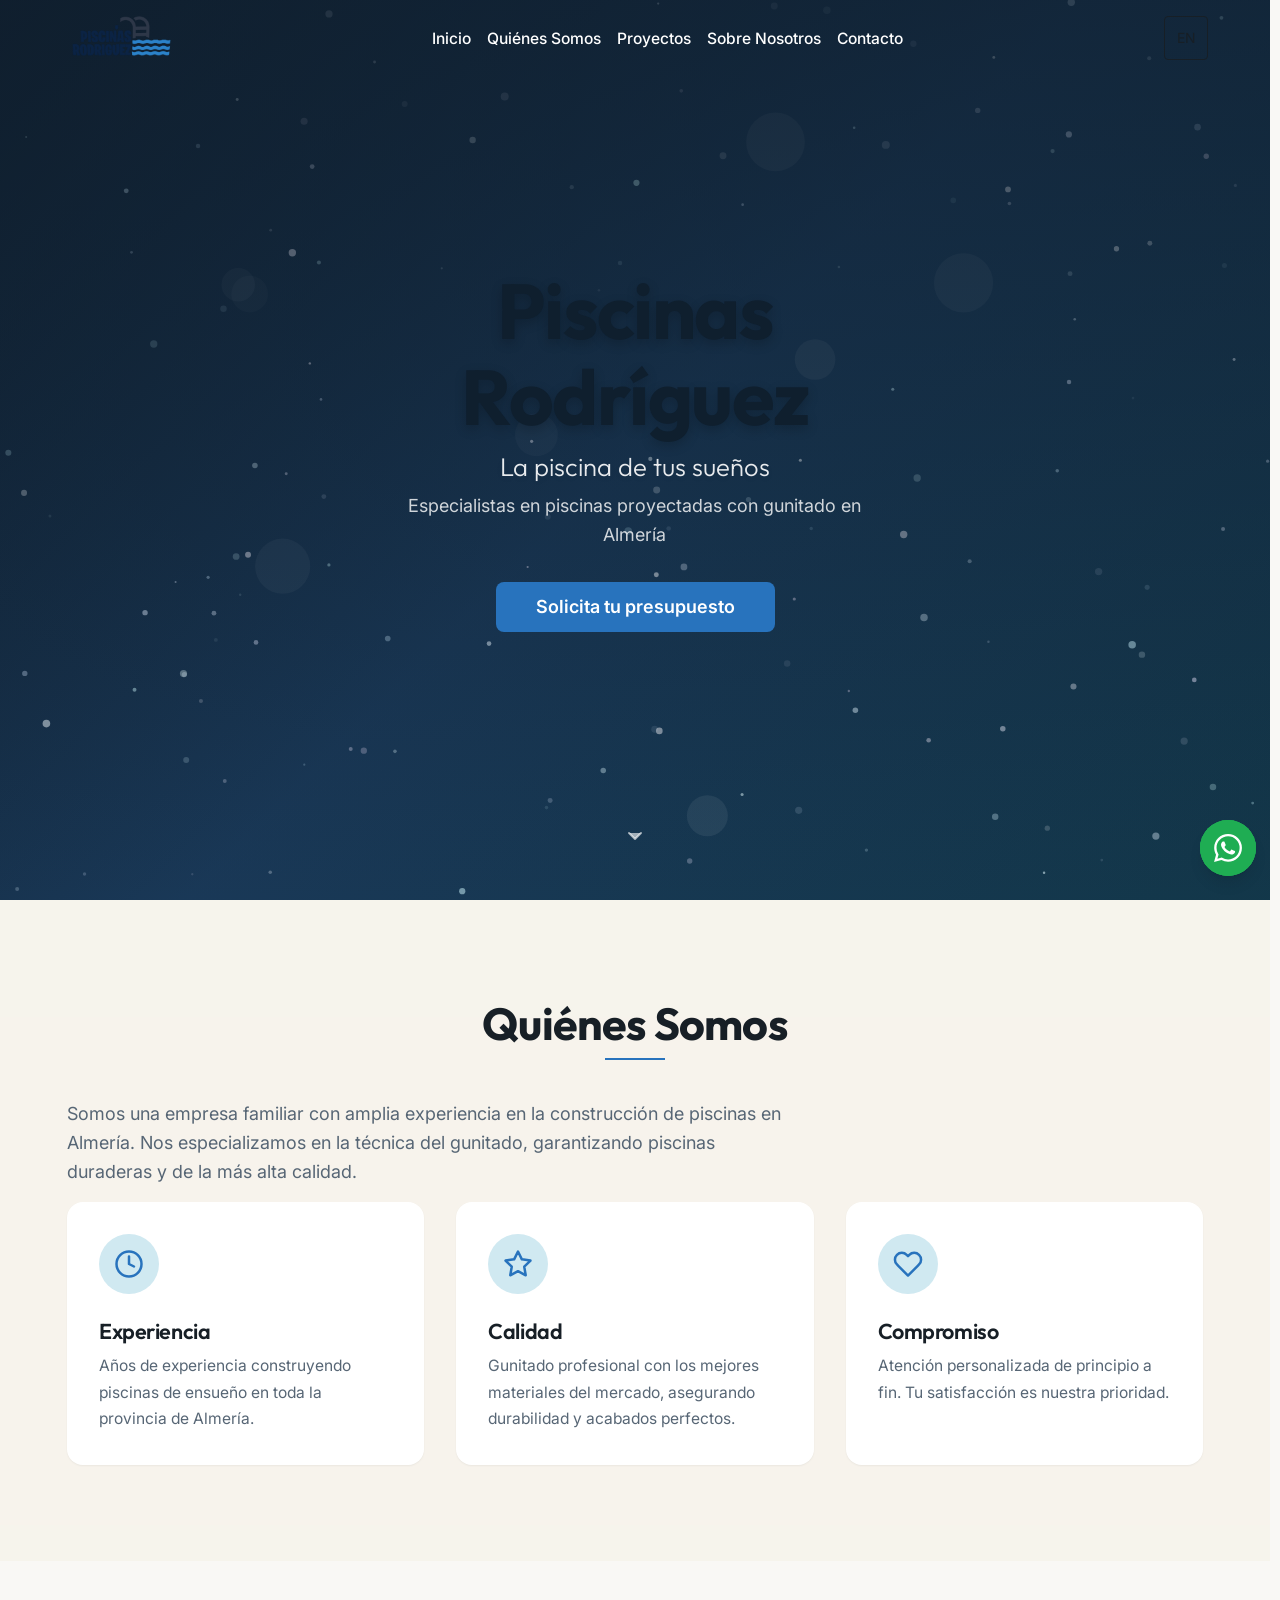
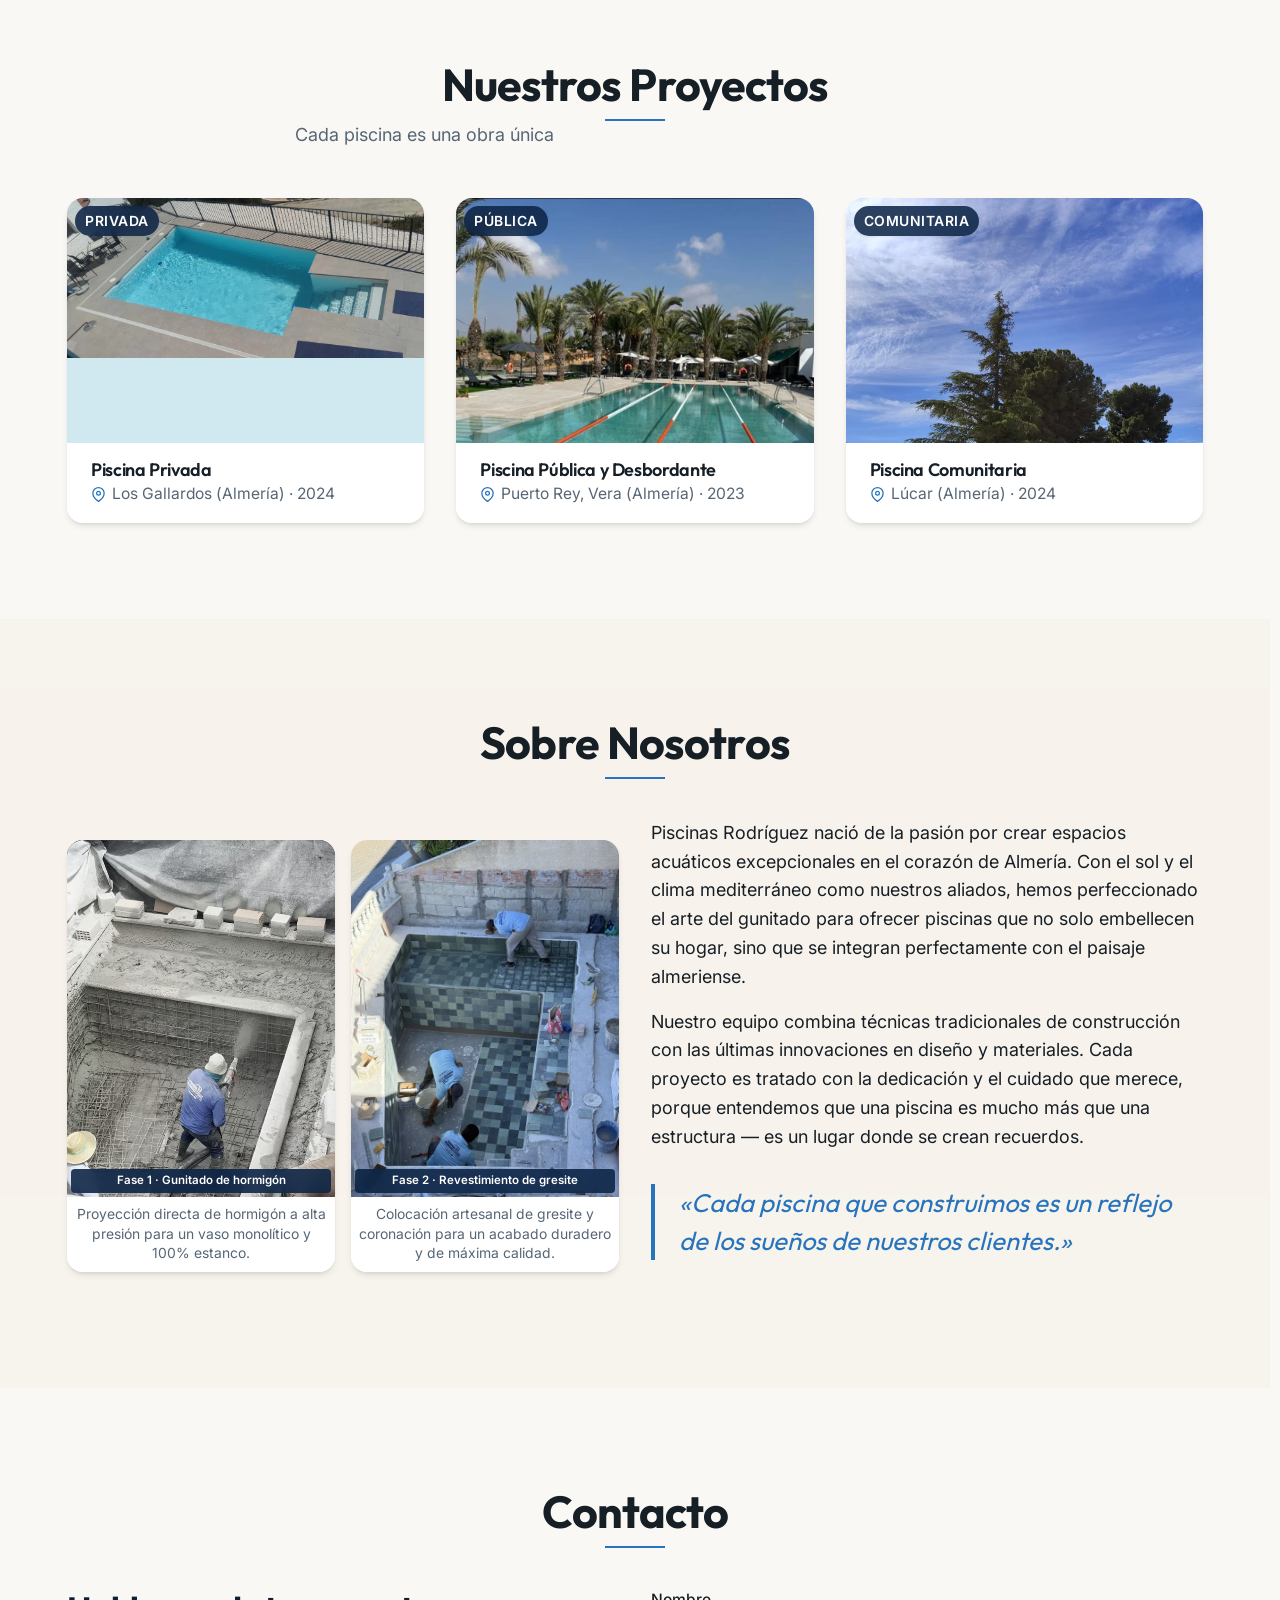
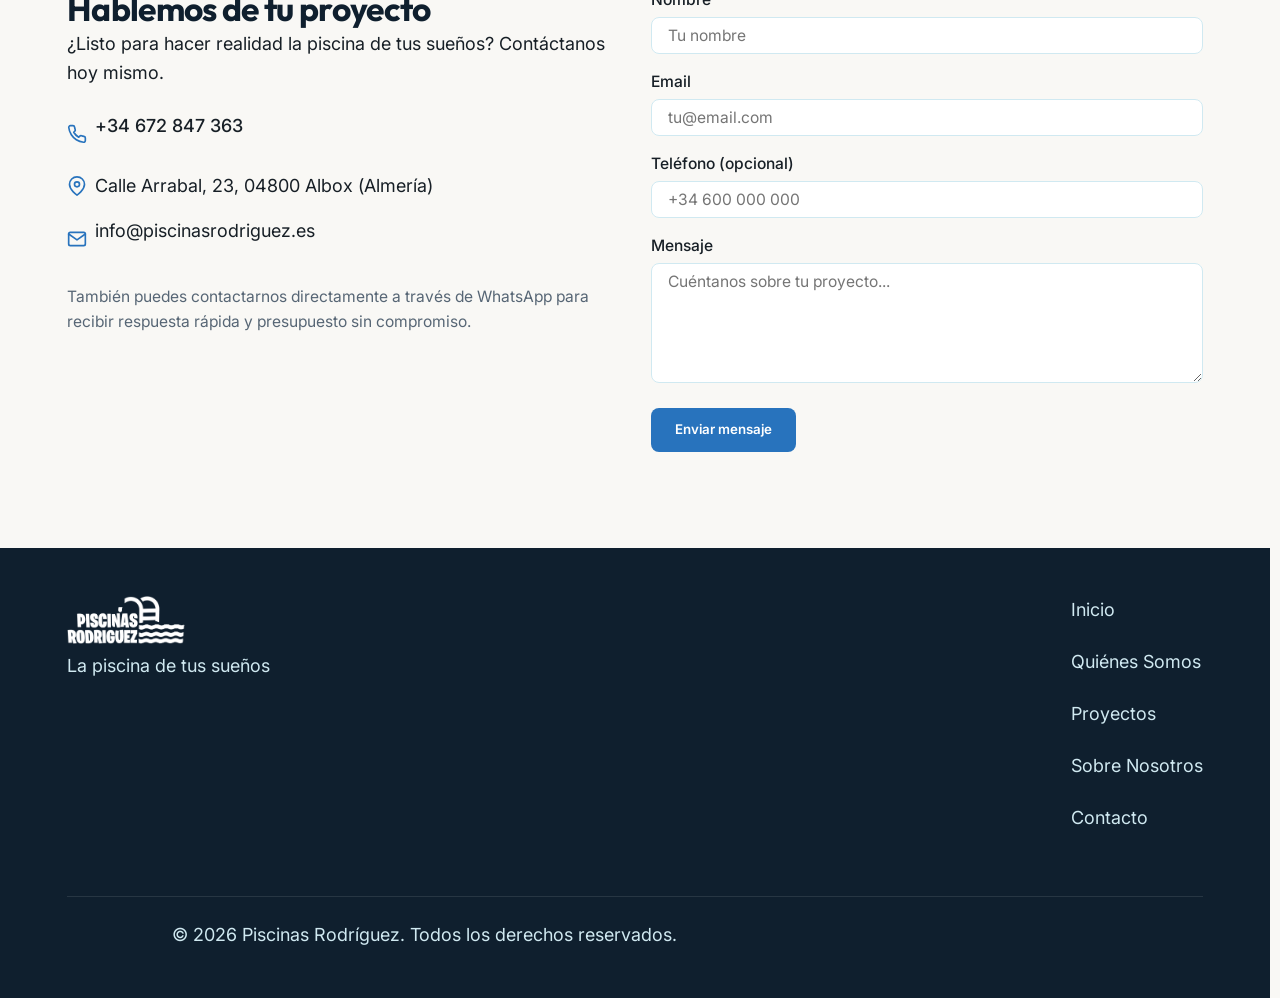
<file: index.html>
<!DOCTYPE html>
<html lang="es">
<head>
    <meta charset="UTF-8">
    <meta name="viewport" content="width=device-width, initial-scale=1.0">
    <title>Piscinas Rodríguez | Construcción de Piscinas en Almería | Especialistas en Gunitado</title>
    <meta name="description" content="Empresa de construcción de piscinas en Almería. Piscinas Rodríguez, especialistas en hormigón gunitado en Albox, Los Gallardos, Vera, Mojácar y toda la provincia. Presupuesto sin compromiso.">
    <link rel="canonical" href="https://piscinasrodriguez.es/">

    <!-- Multilingual Alternates -->
    <link rel="alternate" hreflang="es" href="https://piscinasrodriguez.es/">
    <link rel="alternate" hreflang="en" href="https://piscinasrodriguez.es/#en">
    <link rel="alternate" hreflang="x-default" href="https://piscinasrodriguez.es/">

    <!-- Security & Privacy Hints -->
    <meta http-equiv="X-Content-Type-Options" content="nosniff">
    <meta name="referrer" content="strict-origin-when-cross-origin">

    <!-- Favicon & Mobile Icons -->
    <link rel="icon" type="image/x-icon" href="favicon.ico">
    <link rel="icon" type="image/png" sizes="32x32" href="images/favicon-32x32.png">
    <link rel="icon" type="image/png" sizes="16x16" href="images/favicon-16x16.png">
    <link rel="apple-touch-icon" sizes="180x180" href="apple-touch-icon.png">
    <link rel="manifest" href="site.webmanifest">
    <meta name="theme-color" content="#0b2344">

    <!-- Open Graph / Social Media -->
    <meta property="og:type" content="website">
    <meta property="og:site_name" content="Piscinas Rodríguez">
    <meta property="og:url" content="https://piscinasrodriguez.es/">
    <meta property="og:title" content="Piscinas Rodríguez | Especialistas en Gunitado en Almería">
    <meta property="og:description" content="Construcción de piscinas de hormigón gunitado en Almería. Piscinas privadas, públicas y comunitarias con acabados de primera calidad.">
    <meta property="og:image" content="https://piscinasrodriguez.es/images/logo.png">
    <meta property="og:image:alt" content="Logo de Piscinas Rodríguez">
    <meta property="og:locale" content="es_ES">
    <meta property="og:locale:alternate" content="en_US">

    <!-- Twitter Card -->
    <meta name="twitter:card" content="summary_large_image">
    <meta name="twitter:title" content="Piscinas Rodríguez | Especialistas en Gunitado en Almería">
    <meta name="twitter:description" content="Construcción de piscinas de hormigón gunitado en Almería. Especialistas en piscinas privadas, públicas y comunitarias.">
    <meta name="twitter:image" content="https://piscinasrodriguez.es/images/logo.png">

    <!-- Structured Data (JSON-LD) for Google & AI Engines -->
    <script type="application/ld+json">
    {
      "@context": "https://schema.org",
      "@type": "HomeAndConstructionBusiness",
      "name": "Piscinas Rodríguez",
      "image": "https://piscinasrodriguez.es/images/logo.png",
      "@id": "https://piscinasrodriguez.es/#business",
      "url": "https://piscinasrodriguez.es",
      "telephone": "+34672847363",
      "email": "info@piscinasrodriguez.es",
      "priceRange": "€€",
      "address": {
        "@type": "PostalAddress",
        "streetAddress": "Calle Arrabal, 23",
        "addressLocality": "Albox",
        "addressRegion": "Almería",
        "postalCode": "04800",
        "addressCountry": "ES"
      },
      "geo": {
        "@type": "GeoCoordinates",
        "latitude": 37.3877,
        "longitude": -2.1481
      },
      "areaServed": [
        {
          "@type": "AdministrativeArea",
          "name": "Provincia de Almería"
        },
        {
          "@type": "Place",
          "name": "Albox"
        },
        {
          "@type": "Place",
          "name": "Los Gallardos"
        },
        {
          "@type": "Place",
          "name": "Vera"
        },
        {
          "@type": "Place",
          "name": "Lúcar"
        }
      ],
      "sameAs": [
        "https://wa.me/34672847363"
      ],
      "description": "Especialistas en construcción de piscinas de hormigón gunitado proyectado a alta presión, revestimiento de gresite y coronación en Almería."
    }
    </script>
    
    <!-- Google Fonts Preconnect -->
    <link rel="preconnect" href="https://fonts.googleapis.com">
    <link rel="preconnect" href="https://fonts.gstatic.com" crossorigin>
    <link href="https://fonts.googleapis.com/css2?family=Inter:wght@400;500;600&family=Outfit:wght@500;600;700&display=swap" rel="stylesheet">
    
    <!-- CSS Stylesheets -->
    <link rel="stylesheet" href="css/tokens.css">
    <link rel="stylesheet" href="css/base.css">
    <link rel="stylesheet" href="css/layout.css">
    <link rel="stylesheet" href="css/components.css">
    <link rel="stylesheet" href="css/hero.css">
    <link rel="stylesheet" href="css/animations.css">
    <link rel="stylesheet" href="css/mobile.css">
</head>
<body>

    <!-- ============================================================
         1. NAVIGATION
         ============================================================ -->
    <nav id="navbar" class="navbar" aria-label="Navegación principal">
        <div class="container">
            <a href="#inicio" class="navbar__logo" aria-label="Piscinas Rodríguez Inicio">
                <img src="images/logo.png" alt="Piscinas Rodríguez" height="42" width="138">
            </a>
            
            <ul class="navbar__links">
                <li><a href="#inicio" class="navbar__link nav-link" data-i18n="nav.inicio">Inicio</a></li>
                <li><a href="#quienes-somos" class="navbar__link nav-link" data-i18n="nav.quienes">Quiénes Somos</a></li>
                <li><a href="#proyectos" class="navbar__link nav-link" data-i18n="nav.proyectos">Proyectos</a></li>
                <li><a href="#sobre-nosotros" class="navbar__link nav-link" data-i18n="nav.sobre">Sobre Nosotros</a></li>
                <li><a href="#contacto" class="navbar__link nav-link" data-i18n="nav.contacto">Contacto</a></li>
            </ul>
            
            <div class="navbar__actions">
                <button class="lang-toggle" aria-label="Cambiar idioma">EN</button>
                <button class="navbar__hamburger" aria-label="Abrir menú" aria-expanded="false">
                    <span></span>
                    <span></span>
                    <span></span>
                </button>
            </div>
        </div>
    </nav>

    <!-- Mobile Menu Overlay -->
    <div class="mobile-menu" id="mobile-menu">
        <a href="#inicio" class="nav-link" data-i18n="nav.inicio">Inicio</a>
        <a href="#quienes-somos" class="nav-link" data-i18n="nav.quienes">Quiénes Somos</a>
        <a href="#proyectos" class="nav-link" data-i18n="nav.proyectos">Proyectos</a>
        <a href="#sobre-nosotros" class="nav-link" data-i18n="nav.sobre">Sobre Nosotros</a>
        <a href="#contacto" class="nav-link" data-i18n="nav.contacto">Contacto</a>
    </div>

    <main>
        <!-- ============================================================
             2. HERO
             ============================================================ -->
        <section id="inicio" class="hero">
            <canvas id="hero-canvas" class="hero__canvas"></canvas>
            <div class="hero__content">
                <h1 class="hero__title" data-i18n="hero.title">Piscinas Rodríguez</h1>
                <p class="hero__subtitle" data-i18n="hero.subtitle">La piscina de tus sueños</p>
                <p class="hero__tagline" data-i18n="hero.tagline">Especialistas en piscinas proyectadas con gunitado en Almería</p>
                <a href="#contacto" class="btn btn--primary hero__cta" data-i18n="hero.cta">Solicita tu presupuesto</a>
            </div>
            <a href="#quienes-somos" class="hero__scroll-indicator" aria-label="Desplázate hacia abajo">
                <svg width="32" height="32" viewBox="0 0 24 24" fill="none" stroke="currentColor" stroke-width="2" stroke-linecap="round" stroke-linejoin="round">
                    <polyline points="6 9 12 15 18 9"></polyline>
                </svg>
            </a>
        </section>

        <!-- ============================================================
             3. QUIÉNES SOMOS
             ============================================================ -->
        <section id="quienes-somos" class="section">
            <div class="container">
                <div class="section-header reveal">
                    <h2 class="section-title" data-i18n="quienes.title">Quiénes Somos</h2>
                </div>
                <p class="section-subtitle reveal" data-i18n="quienes.intro">Somos una empresa familiar con amplia experiencia en la construcción de piscinas en Almería. Nos especializamos en la técnica del gunitado, garantizando piscinas duraderas y de la más alta calidad.</p>
                
                <div class="grid-3">
                    <!-- Card: Experiencia -->
                    <div class="feature-card reveal">
                        <div class="feature-card__icon">
                            <svg width="30" height="30" viewBox="0 0 24 24" fill="none" stroke="currentColor" stroke-width="2" stroke-linecap="round" stroke-linejoin="round">
                                <circle cx="12" cy="12" r="10"></circle>
                                <polyline points="12 6 12 12 16 14"></polyline>
                            </svg>
                        </div>
                        <h3 class="feature-card__title" data-i18n="quienes.exp_title">Experiencia</h3>
                        <p class="feature-card__text" data-i18n="quienes.exp_text">Años de experiencia construyendo piscinas de ensueño en toda la provincia de Almería.</p>
                    </div>
                    <!-- Card: Calidad -->
                    <div class="feature-card reveal reveal-delay-1">
                        <div class="feature-card__icon">
                            <svg width="30" height="30" viewBox="0 0 24 24" fill="none" stroke="currentColor" stroke-width="2" stroke-linecap="round" stroke-linejoin="round">
                                <polygon points="12 2 15.09 8.26 22 9.27 17 14.14 18.18 21.02 12 17.77 5.82 21.02 7 14.14 2 9.27 8.91 8.26 12 2"></polygon>
                            </svg>
                        </div>
                        <h3 class="feature-card__title" data-i18n="quienes.cal_title">Calidad</h3>
                        <p class="feature-card__text" data-i18n="quienes.cal_text">Gunitado profesional con los mejores materiales del mercado, asegurando durabilidad y acabados perfectos.</p>
                    </div>
                    <!-- Card: Compromiso -->
                    <div class="feature-card reveal reveal-delay-2">
                        <div class="feature-card__icon">
                            <svg width="30" height="30" viewBox="0 0 24 24" fill="none" stroke="currentColor" stroke-width="2" stroke-linecap="round" stroke-linejoin="round">
                                <path d="M20.84 4.61a5.5 5.5 0 0 0-7.78 0L12 5.67l-1.06-1.06a5.5 5.5 0 0 0-7.78 7.78l1.06 1.06L12 21.23l7.78-7.78 1.06-1.06a5.5 5.5 0 0 0 0-7.78z"></path>
                            </svg>
                        </div>
                        <h3 class="feature-card__title" data-i18n="quienes.com_title">Compromiso</h3>
                        <p class="feature-card__text" data-i18n="quienes.com_text">Atención personalizada de principio a fin. Tu satisfacción es nuestra prioridad.</p>
                    </div>
                </div>
            </div>
        </section>

        <!-- ============================================================
             4. PROYECTOS (Categorías: Privadas, Públicas, Comunitarias)
             ============================================================ -->
        <section id="proyectos" class="section">
            <div class="container">
                <div class="section-header reveal">
                    <h2 class="section-title" data-i18n="proyectos.title">Nuestros Proyectos</h2>
                    <p class="section-subtitle" data-i18n="proyectos.subtitle">Cada piscina es una obra única</p>
                </div>
                
                <div class="grid-3">
                    <!-- Categoría 1: Privadas -->
                    <div class="project-card reveal">
                        <div class="project-card__image-wrapper">
                            <picture>
                                <source srcset="images/proyectos/piscina-privada-los-gallardos.webp" type="image/webp">
                                <img src="images/proyectos/piscina-privada-los-gallardos.jpg" alt="Piscina Privada en Los Gallardos" class="project-card__image" loading="lazy" width="800" height="600">
                            </picture>
                            <span class="project-card__badge" data-i18n="proyectos.cat_privadas">Privada</span>
                        </div>
                        <div class="project-card__info">
                            <h3 class="project-card__title" data-i18n="proyectos.p1_title">Piscina Privada</h3>
                            <p class="project-card__caption">
                                <svg width="15" height="15" viewBox="0 0 24 24" fill="none" stroke="currentColor" stroke-width="2" stroke-linecap="round" stroke-linejoin="round" aria-hidden="true"><path d="M21 10c0 7-9 13-9 13s-9-6-9-13a9 9 0 0 1 18 0z"></path><circle cx="12" cy="10" r="3"></circle></svg>
                                <span data-i18n="proyectos.p1_caption">Los Gallardos (Almería) · 2024</span>
                            </p>
                        </div>
                    </div>

                    <!-- Categoría 2: Públicas -->
                    <div class="project-card reveal reveal-delay-1">
                        <div class="project-card__image-wrapper">
                            <picture>
                                <source srcset="images/proyectos/piscina-publica-puerto-rey.webp" type="image/webp">
                                <img src="images/proyectos/piscina-publica-puerto-rey.jpg" alt="Piscina Pública y Desbordante en Puerto Rey, Vera" class="project-card__image" loading="lazy" width="800" height="600">
                            </picture>
                            <span class="project-card__badge" data-i18n="proyectos.cat_publicas">Pública</span>
                        </div>
                        <div class="project-card__info">
                            <h3 class="project-card__title" data-i18n="proyectos.p2_title">Piscina Pública y Desbordante</h3>
                            <p class="project-card__caption">
                                <svg width="15" height="15" viewBox="0 0 24 24" fill="none" stroke="currentColor" stroke-width="2" stroke-linecap="round" stroke-linejoin="round" aria-hidden="true"><path d="M21 10c0 7-9 13-9 13s-9-6-9-13a9 9 0 0 1 18 0z"></path><circle cx="12" cy="10" r="3"></circle></svg>
                                <span data-i18n="proyectos.p2_caption">Puerto Rey, Vera (Almería) · 2023</span>
                            </p>
                        </div>
                    </div>

                    <!-- Categoría 3: Comunitarias -->
                    <div class="project-card reveal reveal-delay-2">
                        <div class="project-card__image-wrapper">
                            <picture>
                                <source srcset="images/proyectos/piscina-comunitaria-lucar.webp" type="image/webp">
                                <img src="images/proyectos/piscina-comunitaria-lucar.jpg" alt="Piscina Comunitaria en Lúcar" class="project-card__image" loading="lazy" width="800" height="600">
                            </picture>
                            <span class="project-card__badge" data-i18n="proyectos.cat_comunitarias">Comunitaria</span>
                        </div>
                        <div class="project-card__info">
                            <h3 class="project-card__title" data-i18n="proyectos.p3_title">Piscina Comunitaria</h3>
                            <p class="project-card__caption">
                                <svg width="15" height="15" viewBox="0 0 24 24" fill="none" stroke="currentColor" stroke-width="2" stroke-linecap="round" stroke-linejoin="round" aria-hidden="true"><path d="M21 10c0 7-9 13-9 13s-9-6-9-13a9 9 0 0 1 18 0z"></path><circle cx="12" cy="10" r="3"></circle></svg>
                                <span data-i18n="proyectos.p3_caption">Lúcar (Almería) · 2024</span>
                            </p>
                        </div>
                    </div>
                </div>
            </div>
        </section>

        <!-- ============================================================
             5. SOBRE NOSOTROS (Con proceso de gunitado y gresite)
             ============================================================ -->
        <section id="sobre-nosotros" class="section">
            <div class="container">
                <div class="section-header reveal">
                    <h2 class="section-title" data-i18n="sobre.title">Sobre Nosotros</h2>
                </div>
                
                <div class="two-col">
                    <div class="text-content reveal">
                        <p data-i18n="sobre.text1">Piscinas Rodríguez nació de la pasión por crear espacios acuáticos excepcionales en el corazón de Almería. Con el sol y el clima mediterráneo como nuestros aliados, hemos perfeccionado el arte del gunitado para ofrecer piscinas que no solo embellecen su hogar, sino que se integran perfectamente con el paisaje almeriense.</p>
                        <p data-i18n="sobre.text2">Nuestro equipo combina técnicas tradicionales de construcción con las últimas innovaciones en diseño y materiales. Cada proyecto es tratado con la dedicación y el cuidado que merece, porque entendemos que una piscina es mucho más que una estructura — es un lugar donde se crean recuerdos.</p>
                        <blockquote class="pull-quote">
                            <p data-i18n="sobre.quote">«Cada piscina que construimos es un reflejo de los sueños de nuestros clientes.»</p>
                        </blockquote>
                    </div>
                    <div class="process-showcase reveal reveal-delay-1">
                        <!-- Proceso: Video gunitado -->
                        <div class="process-card">
                            <div class="process-media">
                                <video autoplay loop muted playsinline poster="images/proceso/proceso-gunitado-poster.webp" class="process-video" aria-label="Proceso de hormigón gunitado a alta presión">
                                    <source src="images/proceso/proceso-gunitado.mp4" type="video/mp4">
                                    <source src="images/proceso/proceso-gunitado.webm" type="video/webm">
                                </video>
                                <div class="process-badge" data-i18n="sobre.fase1_badge">Fase 1 · Gunitado de hormigón</div>
                            </div>
                            <p class="process-caption" data-i18n="sobre.fase1_desc">Proyección directa de hormigón a alta presión para un vaso monolítico y 100% estanco.</p>
                        </div>

                        <!-- Proceso: Foto gresite -->
                        <div class="process-card">
                            <div class="process-media">
                                <picture>
                                    <source srcset="images/proceso/proceso-gresite.webp" type="image/webp">
                                    <img src="images/proceso/proceso-gresite.jpg" alt="Colocación artesanal de gresite en piscina" class="process-img" loading="lazy" width="600" height="450">
                                </picture>
                                <div class="process-badge" data-i18n="sobre.fase2_badge">Fase 2 · Revestimiento de gresite</div>
                            </div>
                            <p class="process-caption" data-i18n="sobre.fase2_desc">Colocación artesanal de gresite y coronación para un acabado duradero y de máxima calidad.</p>
                        </div>
                    </div>
                </div>
            </div>
        </section>

        <!-- ============================================================
             6. CONTACTO
             ============================================================ -->
        <section id="contacto" class="section">
            <div class="container">
                <div class="section-header reveal">
                    <h2 class="section-title" data-i18n="contacto.title">Contacto</h2>
                </div>
                
                <div class="grid-2">
                    <div class="contact-info-block reveal">
                        <h3 data-i18n="contacto.phone_label">Hablemos de tu proyecto</h3>
                        <p>¿Listo para hacer realidad la piscina de tus sueños? Contáctanos hoy mismo.</p>
                        
                        <ul class="contact-list" style="list-style:none; padding:0; margin: var(--space-lg) 0;">
                            <li style="display:flex; align-items:center; gap:var(--space-sm); margin-bottom:var(--space-md);">
                                <svg width="20" height="20" viewBox="0 0 24 24" fill="none" stroke="var(--color-azure)" stroke-width="2" stroke-linecap="round" stroke-linejoin="round"><path d="M22 16.92v3a2 2 0 0 1-2.18 2 19.79 19.79 0 0 1-8.63-3.07 19.5 19.5 0 0 1-6-6 19.79 19.79 0 0 1-3.07-8.67A2 2 0 0 1 4.11 2h3a2 2 0 0 1 2 1.72 12.84 12.84 0 0 0 .7 2.81 2 2 0 0 1-.45 2.11L8.09 9.91a16 16 0 0 0 6 6l1.27-1.27a2 2 0 0 1 2.11-.45 12.84 12.84 0 0 0 2.81.7A2 2 0 0 1 22 16.92z"></path></svg>
                                <a href="tel:+34672847363" style="color:var(--color-text); text-decoration:none; font-weight:500;">+34 672 847 363</a>
                            </li>
                            <li style="display:flex; align-items:center; gap:var(--space-sm); margin-bottom:var(--space-md);">
                                <svg width="20" height="20" viewBox="0 0 24 24" fill="none" stroke="var(--color-azure)" stroke-width="2" stroke-linecap="round" stroke-linejoin="round"><path d="M21 10c0 7-9 13-9 13s-9-6-9-13a9 9 0 0 1 18 0z"></path><circle cx="12" cy="10" r="3"></circle></svg>
                                <span data-i18n="contacto.location">Almería, España</span>
                            </li>
                            <li style="display:flex; align-items:center; gap:var(--space-sm); margin-bottom:var(--space-md);">
                                <svg width="20" height="20" viewBox="0 0 24 24" fill="none" stroke="var(--color-azure)" stroke-width="2" stroke-linecap="round" stroke-linejoin="round"><path d="M4 4h16c1.1 0 2 .9 2 2v12c0 1.1-.9 2-2 2H4c-1.1 0-2-.9-2-2V6c0-1.1.9-2 2-2z"></path><polyline points="22,6 12,13 2,6"></polyline></svg>
                                <a href="mailto:info@piscinasrodriguez.es" style="color:var(--color-text); text-decoration:none;">info@piscinasrodriguez.es</a>
                            </li>
                        </ul>
                        <p style="font-size:var(--fs-sm); color:var(--color-text-light);">También puedes contactarnos directamente a través de WhatsApp para recibir respuesta rápida y presupuesto sin compromiso.</p>
                    </div>
                    
                    <div class="contact-form-container reveal reveal-delay-1">
                        <form id="contact-form" class="contact-form">
                            <div class="form-group">
                                <label for="name" data-i18n="contacto.form_name">Nombre</label>
                                <input type="text" id="name" name="name" placeholder="Tu nombre" data-i18n-placeholder="contacto.form_name_placeholder" required>
                            </div>
                            <div class="form-group">
                                <label for="email" data-i18n="contacto.form_email">Email</label>
                                <input type="email" id="email" name="email" placeholder="tu@email.com" data-i18n-placeholder="contacto.form_email_placeholder" required>
                            </div>
                            <div class="form-group">
                                <label for="phone" data-i18n="contacto.form_phone">Teléfono (opcional)</label>
                                <input type="tel" id="phone" name="phone" placeholder="+34 600 000 000" data-i18n-placeholder="contacto.form_phone_placeholder">
                            </div>
                            <div class="form-group">
                                <label for="message" data-i18n="contacto.form_message">Mensaje</label>
                                <textarea id="message" name="message" rows="4" placeholder="Cuéntanos sobre tu proyecto..." data-i18n-placeholder="contacto.form_message_placeholder" required></textarea>
                            </div>
                            <button type="submit" class="btn btn--primary" data-i18n="contacto.form_submit">Enviar mensaje</button>
                        </form>
                    </div>
                </div>
            </div>
        </section>
    </main>

    <!-- ============================================================
         7. FOOTER
         ============================================================ -->
    <footer class="footer">
        <div class="container">
            <div class="footer__content">
                <div class="footer__brand">
                    <img src="images/logo.png" alt="Piscinas Rodríguez" height="36" style="margin-bottom:var(--space-sm); filter: brightness(0) invert(1);">
                    <p data-i18n="footer.tagline">La piscina de tus sueños</p>
                </div>
                <nav class="footer__links" aria-label="Enlaces del pie de página">
                    <a href="#inicio" data-i18n="nav.inicio">Inicio</a>
                    <a href="#quienes-somos" data-i18n="nav.quienes">Quiénes Somos</a>
                    <a href="#proyectos" data-i18n="nav.proyectos">Proyectos</a>
                    <a href="#sobre-nosotros" data-i18n="nav.sobre">Sobre Nosotros</a>
                    <a href="#contacto" data-i18n="nav.contacto">Contacto</a>
                </nav>
            </div>
            <div class="footer__bottom">
                <p>&copy; 2026 Piscinas Rodríguez. <span data-i18n="footer.copy">Todos los derechos reservados.</span></p>
            </div>
        </div>
    </footer>

    <!-- ============================================================
         8. WHATSAPP FLOATING BUTTON (always visible)
         ============================================================ -->
    <a href="https://wa.me/34672847363?text=Hola%2C%20me%20gustar%C3%ADa%20informaci%C3%B3n%20sobre%20sus%20piscinas" 
       class="whatsapp-float whatsapp-btn" 
       id="whatsapp-btn" 
       aria-label="Contactar por WhatsApp" 
       target="_blank" 
       rel="noopener noreferrer">
        <svg width="28" height="28" viewBox="0 0 24 24" fill="currentColor" xmlns="http://www.w3.org/2000/svg">
            <path d="M17.472 14.382c-.297-.149-1.758-.867-2.03-.967-.273-.099-.471-.148-.67.15-.197.297-.767.966-.94 1.164-.173.199-.347.223-.644.075-.297-.15-1.255-.463-2.39-1.475-.883-.788-1.48-1.761-1.653-2.059-.173-.297-.018-.458.13-.606.134-.133.298-.347.446-.52.149-.174.198-.298.298-.497.099-.198.05-.371-.025-.52-.075-.149-.669-1.612-.916-2.207-.242-.579-.487-.5-.669-.51a12.8 12.8 0 0 0-.57-.01c-.198 0-.52.074-.792.372-.272.297-1.04 1.016-1.04 2.479 0 1.462 1.065 2.875 1.213 3.074.149.198 2.096 3.2 5.077 4.487.709.306 1.262.489 1.694.625.712.227 1.36.195 1.871.118.571-.085 1.758-.719 2.006-1.413.248-.694.248-1.289.173-1.413-.074-.124-.272-.198-.57-.347m-5.421 7.403h-.004a9.87 9.87 0 0 1-5.031-1.378l-.361-.214-3.741.982.998-3.648-.235-.374a9.86 9.86 0 0 1-1.51-5.26c.001-5.45 4.436-9.884 9.888-9.884 2.64 0 5.122 1.03 6.988 2.898a9.825 9.825 0 0 1 2.893 6.994c-.003 5.45-4.437 9.884-9.885 9.884m8.413-18.297A11.815 11.815 0 0 0 12.05 0C5.495 0 .16 5.335.157 11.892c0 2.096.547 4.142 1.588 5.945L.057 24l6.305-1.654a11.882 11.882 0 0 0 5.683 1.448h.005c6.554 0 11.89-5.335 11.893-11.893a11.821 11.821 0 0 0-3.48-8.413Z"/>
        </svg>
    </a>

    <!-- Scripts (ES Modules) -->
    <script type="module" src="js/app.js"></script>
</body>
</html>
</file>
<file: css/tokens.css>
/**
 * Piscinas Rodríguez - Design System Tokens
 * Specialist in shotcrete (gunitado) pools - Almería, Spain
 */

:root {
  /* ==========================================================================
     Colors - Mediterranean Blue & Sand Palette
     ========================================================================== */
  
  /* Primary Blues - Harmonized with logo */
  --color-ocean-deep: hsl(210, 50%, 12%); /* Very dark blue, near logo's charcoal */
  --color-azure: hsl(210, 65%, 45%);      /* Primary blue matching logo waves */
  --color-pool: hsl(195, 85%, 50%);       /* Vibrant pool water blue */
  --color-foam: hsl(195, 55%, 88%);       /* Very light blue tint */
  
  /* Sand & Earth Tones */
  --color-sand: hsl(38, 50%, 85%);        /* Warm sandy beige */
  --color-sand-dark: hsl(35, 35%, 50%);   /* Darker sand for contrast */
  --color-cream: hsl(40, 25%, 97%);       /* Near-white warm background */
  
  /* Text & Utilities */
  --color-text: hsl(210, 25%, 12%);       /* Dark text */
  --color-text-light: hsl(210, 15%, 40%); /* Lighter text for subtitles */
  --color-white: #ffffff;
  --color-overlay: hsla(210, 50%, 5%, 0.65); /* Semi-transparent dark overlay for hero */
  
  /* Social / Actions */
  --color-whatsapp: hsl(142, 70%, 40%);
  --color-whatsapp-hover: hsl(142, 70%, 35%);

  /* ==========================================================================
     Typography
     ========================================================================== */
  
  --font-heading: 'Outfit', system-ui, -apple-system, BlinkMacSystemFont, "Segoe UI", Roboto, sans-serif;
  --font-body: 'Inter', system-ui, -apple-system, BlinkMacSystemFont, "Segoe UI", Roboto, sans-serif;
  
  /* Fluid Typography using clamp()
     Scales smoothly between mobile (320px) and desktop (1200px) */
  --fs-xs: clamp(0.75rem, 0.71rem + 0.2vw, 0.875rem);   /* 12px -> 14px */
  --fs-sm: clamp(0.875rem, 0.84rem + 0.17vw, 1rem);     /* 14px -> 16px */
  --fs-base: clamp(1rem, 0.95rem + 0.25vw, 1.125rem);   /* 16px -> 18px */
  --fs-lg: clamp(1.125rem, 1.05rem + 0.38vw, 1.35rem);  /* 18px -> 21.6px */
  --fs-xl: clamp(1.25rem, 1.13rem + 0.6vw, 1.6rem);     /* 20px -> 25.6px */
  --fs-2xl: clamp(1.5rem, 1.3rem + 1vw, 2.1rem);        /* 24px -> 33.6px */
  --fs-3xl: clamp(1.875rem, 1.55rem + 1.6vw, 2.8rem);   /* 30px -> 44.8px */
  --fs-4xl: clamp(2.25rem, 1.77rem + 2.4vw, 3.75rem);   /* 36px -> 60px */
  --fs-hero: clamp(2.75rem, 2.05rem + 3.5vw, 5rem);     /* 44px -> 80px */
  
  /* Line Heights */
  --lh-tight: 1.1;
  --lh-heading: 1.25;
  --lh-base: 1.6;
  --lh-loose: 1.8;
  
  /* Letter Spacing */
  --tracking-tight: -0.02em;
  --tracking-normal: 0;
  --tracking-wide: 0.02em;
  --tracking-wider: 0.05em;

  /* ==========================================================================
     Spacing
     ========================================================================== */
  
  --space-xs: 0.25rem;    /* 4px */
  --space-sm: 0.5rem;     /* 8px */
  --space-md: 1rem;       /* 16px */
  --space-lg: 1.5rem;     /* 24px */
  --space-xl: 2rem;       /* 32px */
  --space-2xl: 3rem;      /* 48px */
  --space-3xl: 6rem;      /* 96px */
  --space-4xl: 8rem;      /* 128px */
  
  /* Fluid spacing for sections */
  --space-section-y: clamp(3rem, 5vw, 6rem);
  --space-section-x: clamp(1rem, 3vw, 2rem);

  /* ==========================================================================
     Layout & Geometry
     ========================================================================== */
  
  /* Border Radius */
  --radius-sm: 0.25rem;
  --radius-md: 0.5rem;
  --radius-lg: 1rem;
  --radius-xl: 2rem;
  --radius-full: 9999px;
  
  /* Container Dimensions */
  --container-max: 1200px;
  --container-padding: var(--space-section-x);

  /* ==========================================================================
     Effects & Animations
     ========================================================================== */
  
  /* Transitions */
  --transition-fast: 150ms cubic-bezier(0.4, 0, 0.2, 1);
  --transition-base: 300ms cubic-bezier(0.4, 0, 0.2, 1);
  --transition-slow: 600ms cubic-bezier(0.4, 0, 0.2, 1);
  
  /* Shadows */
  --shadow-sm: 0 1px 2px 0 rgb(0 0 0 / 0.05);
  --shadow-md: 0 4px 6px -1px rgb(0 0 0 / 0.1), 0 2px 4px -2px rgb(0 0 0 / 0.1);
  --shadow-lg: 0 10px 15px -3px rgb(0 0 0 / 0.1), 0 4px 6px -4px rgb(0 0 0 / 0.1);
  --shadow-glow: 0 0 20px hsla(210, 65%, 45%, 0.3); /* Blue glow matching primary color */
  
  /* Z-Index Layers */
  --z-base: 1;
  --z-nav: 100;
  --z-overlay: 200;
  --z-modal: 300;
  --z-whatsapp: 400;
}
</file>
<file: css/base.css>
/**
 * Piscinas Rodríguez - Base Global Styles
 */

/* ==========================================================================
   Google Fonts Import
   ========================================================================== */
@import url('https://fonts.googleapis.com/css2?family=Inter:wght@400;500&family=Outfit:wght@400;600;700&display=swap');

/* ==========================================================================
   Modern CSS Reset
   ========================================================================== */
*,
*::before,
*::after {
  box-sizing: border-box;
}

* {
  margin: 0;
  padding: 0;
}

/* ==========================================================================
   Document & Body
   ========================================================================== */
html {
  font-size: 100%;
  scroll-behavior: smooth;
  /* Prevent scrollbar from causing layout shifts when appearing */
  scrollbar-gutter: stable;
}

body {
  font-family: var(--font-body);
  font-size: var(--fs-base);
  line-height: var(--lh-base);
  color: var(--color-text);
  background-color: var(--color-cream);
  -webkit-font-smoothing: antialiased;
  -moz-osx-font-smoothing: grayscale;
  min-height: 100vh;
  text-rendering: optimizeSpeed;
}

/* ==========================================================================
   Typography
   ========================================================================== */
h1, h2, h3, h4, h5, h6 {
  font-family: var(--font-heading);
  line-height: var(--lh-heading);
  font-weight: 700;
  color: var(--color-ocean-deep);
  text-wrap: balance; /* Prevents typographic orphans in headings */
  letter-spacing: var(--tracking-tight);
}

h1 { font-size: var(--fs-4xl); }
h2 { font-size: var(--fs-3xl); }
h3 { font-size: var(--fs-2xl); }
h4 { font-size: var(--fs-xl); }
h5 { font-size: var(--fs-lg); }
h6 { font-size: var(--fs-base); }

/* Remove default margin on paragraphs for better control */
p {
  margin-bottom: var(--space-md);
  max-width: 65ch; /* Optimal reading width */
}

p:last-child {
  margin-bottom: 0;
}

strong, b {
  font-weight: 600;
  color: var(--color-ocean-deep);
}

/* ==========================================================================
   Links & Interactive Elements
   ========================================================================== */
a {
  color: var(--color-azure);
  text-decoration: none;
  transition: color var(--transition-fast);
}

a:hover, 
a:focus-visible {
  color: var(--color-ocean-deep);
}

/* Focus styles for accessibility */
:focus-visible {
  outline: 2px solid var(--color-azure);
  outline-offset: 4px;
  border-radius: 2px;
}

button {
  font-family: inherit;
  cursor: pointer;
  border: none;
  background: none;
}

/* ==========================================================================
   Media Elements
   ========================================================================== */
img, 
picture, 
video, 
canvas, 
svg {
  display: block;
  max-width: 100%;
  height: auto;
}

/* Ensure SVGs scale properly */

/* ==========================================================================
   Utility Classes
   ========================================================================== */
.visually-hidden {
  position: absolute;
  width: 1px;
  height: 1px;
  padding: 0;
  margin: -1px;
  overflow: hidden;
  clip: rect(0, 0, 0, 0);
  white-space: nowrap;
  border: 0;
}

/* ==========================================================================
   Selection Highlighting
   ========================================================================== */
::selection {
  background-color: var(--color-azure);
  color: var(--color-white);
}

/* ==========================================================================
   Custom Scrollbar (Webkit)
   ========================================================================== */
::-webkit-scrollbar {
  width: 10px;
}

::-webkit-scrollbar-track {
  background: var(--color-cream);
}

::-webkit-scrollbar-thumb {
  background-color: var(--color-sand-dark);
  border-radius: var(--radius-full);
  border: 2px solid var(--color-cream); /* Creates padding effect */
}

::-webkit-scrollbar-thumb:hover {
  background-color: var(--color-azure);
}
</file>
<file: css/layout.css>
/* Layout & Grid System */
/* Uses CSS custom properties defined in tokens.css */

/* Container */
.container {
  width: 100%;
  max-width: var(--container-max);
  margin: 0 auto;
  padding-inline: var(--container-padding);
}

/* Sections */
.section {
  padding-block: var(--space-3xl);
  position: relative;
  overflow: hidden;
}

/* Alternating Backgrounds */
.section:nth-of-type(odd) {
  background-color: var(--color-cream);
}

.section:nth-of-type(even) {
  /* Subtle sand tint */
  background-color: color-mix(in srgb, var(--color-sand) 20%, transparent); 
}

/* Section Headers */
.section-header {
  text-align: center;
  margin-bottom: var(--space-2xl);
}

.section-title {
  font-size: clamp(var(--fs-2xl), 5vw, var(--fs-3xl));
  font-family: var(--font-heading);
  font-weight: 700;
  color: var(--color-text);
  position: relative;
  display: inline-block;
}

/* Decorative underline for section titles */
.section-title::after {
  content: "";
  position: absolute;
  bottom: -0.5rem;
  left: 50%;
  transform: translateX(-50%);
  width: 60px;
  height: 2px;
  background-color: var(--color-azure);
}

.section-subtitle {
  font-size: var(--fs-md);
  color: var(--color-text-light);
  margin-top: var(--space-sm);
}

/* Grid Systems */
.grid-3 {
  display: grid;
  grid-template-columns: 1fr;
  gap: var(--space-xl);
}

@media (min-width: 768px) {
  .grid-3 {
    grid-template-columns: repeat(2, 1fr);
  }
}

@media (min-width: 1024px) {
  .grid-3 {
    grid-template-columns: repeat(3, 1fr);
  }
}

.grid-2 {
  display: grid;
  grid-template-columns: 1fr;
  gap: var(--space-xl);
}

@media (min-width: 768px) {
  .grid-2 {
    grid-template-columns: repeat(2, 1fr);
  }
}

/* Two-Column Layout (Text + Image) */
.two-col {
  display: grid;
  grid-template-columns: 1fr;
  gap: var(--space-xl);
  align-items: center;
}

.two-col:nth-child(even) {
  /* Class to specifically target alternating rows if needed, otherwise handled by wrapper logic */
}

@media (min-width: 768px) {
  .two-col {
    grid-template-columns: 1fr 1fr;
  }
  
  /* Alternating order for even items */
  .two-col:nth-child(even) > :first-child {
    order: 2;
  }
}
</file>
<file: css/components.css>
/* Components */
/* Uses CSS custom properties defined in tokens.css */

/* Navigation */
.navbar {
  position: fixed;
  top: 0;
  left: 0;
  width: 100%;
  z-index: var(--z-nav);
  background-color: transparent;
  transition: background-color var(--transition-base), box-shadow var(--transition-base);
  padding-block: var(--space-md);
}

.navbar--scrolled {
  background-color: var(--color-white);
  box-shadow: var(--shadow-sm);
  padding-block: var(--space-sm);
}

.navbar .container {
  display: flex;
  justify-content: space-between;
  align-items: center;
}

.navbar__logo img {
  height: 40px;
  width: auto;
  display: block;
}

.navbar__links {
  display: none;
  gap: var(--space-md);
  list-style: none;
  margin: 0;
  padding: 0;
}

@media (min-width: 768px) {
  .navbar__links {
    display: flex;
  }
}

.navbar__link {
  font-family: var(--font-body);
  font-size: var(--fs-sm);
  font-weight: 500;
  color: var(--color-white);
  text-decoration: none;
  position: relative;
  transition: color var(--transition-base);
}

.navbar--scrolled .navbar__link {
  color: var(--color-text);
}

/* Hover underline animation */
.navbar__link::after {
  content: '';
  position: absolute;
  bottom: -4px;
  left: 0;
  width: 100%;
  height: 2px;
  background-color: currentColor;
  transform: scaleX(0);
  transform-origin: right;
  transition: transform var(--transition-base) ease;
}

.navbar__link:hover::after {
  transform: scaleX(1);
  transform-origin: left;
}

.navbar__hamburger {
  display: flex;
  flex-direction: column;
  gap: 6px;
  background: none;
  border: none;
  cursor: pointer;
  padding: var(--space-xs);
}

.navbar__hamburger span {
  display: block;
  width: 24px;
  height: 2px;
  background-color: var(--color-white);
  transition: background-color var(--transition-base), transform var(--transition-base);
}

.navbar--scrolled .navbar__hamburger span {
  background-color: var(--color-text);
}

@media (min-width: 768px) {
  .navbar__hamburger {
    display: none;
  }
}

/* Mobile Menu Overlay */
.mobile-menu {
  display: none;
  position: fixed;
  inset: 0;
  background-color: var(--color-white);
  z-index: var(--z-modal);
  flex-direction: column;
  justify-content: center;
  align-items: center;
}

.mobile-menu.active {
  display: flex;
}

.lang-toggle {
  background: transparent;
  border: 1px solid currentColor;
  color: inherit;
  border-radius: var(--radius-sm);
  font-size: var(--fs-xs);
  padding: 0.25rem 0.5rem;
  cursor: pointer;
  transition: background-color var(--transition-base), color var(--transition-base);
}

.navbar--scrolled .lang-toggle {
  color: var(--color-text);
  border-color: var(--color-text-light);
}

/* Buttons */
.btn {
  display: inline-flex;
  align-items: center;
  justify-content: center;
  padding: 0.75rem 1.5rem;
  border-radius: var(--radius-md);
  font-weight: 600;
  font-family: var(--font-body);
  cursor: pointer;
  transition: all var(--transition-base) ease;
  text-decoration: none;
  border: none;
  line-height: 1;
}

.btn--primary {
  background-color: var(--color-azure);
  color: var(--color-white);
}

.btn--primary:hover {
  background-color: color-mix(in srgb, var(--color-azure) 80%, black);
  box-shadow: 0 4px 12px color-mix(in srgb, var(--color-azure) 30%, transparent);
  transform: scale(1.02);
}

.btn--outline {
  background-color: transparent;
  border: 2px solid var(--color-azure);
  color: var(--color-azure);
}

.btn--outline:hover {
  background-color: var(--color-azure);
  color: var(--color-white);
}

.btn--whatsapp {
  background-color: var(--color-whatsapp);
  color: var(--color-white);
}

.btn--whatsapp:hover {
  background-color: var(--color-whatsapp-hover);
}

/* Feature Cards */
.feature-card {
  background-color: var(--color-white);
  border-radius: var(--radius-lg);
  padding: var(--space-xl);
  box-shadow: var(--shadow-sm);
  transition: all var(--transition-base) ease;
  height: 100%;
}

.feature-card:hover {
  box-shadow: var(--shadow-md);
  transform: translateY(-4px);
}

.feature-card__icon {
  width: 60px;
  height: 60px;
  background-color: var(--color-foam);
  border-radius: 50%;
  display: flex;
  align-items: center;
  justify-content: center;
  margin-bottom: var(--space-lg);
  color: var(--color-azure);
}

.feature-card__icon svg {
  width: 30px;
  height: 30px;
  stroke: currentColor;
  fill: none;
}

.feature-card__title {
  font-size: var(--fs-lg);
  font-weight: 600;
  color: var(--color-text);
  margin-bottom: var(--space-sm);
  font-family: var(--font-heading);
}

.feature-card__text {
  font-size: var(--fs-sm);
  color: var(--color-text-light);
  line-height: 1.7;
  margin: 0;
}

/* Project Cards */
.project-card {
  border-radius: var(--radius-lg);
  overflow: hidden;
  position: relative;
  background-color: var(--color-white);
  box-shadow: var(--shadow-md);
  transition: transform var(--transition-base) ease, box-shadow var(--transition-base) ease;
  display: flex;
  flex-direction: column;
}

.project-card:hover {
  transform: translateY(-4px);
  box-shadow: var(--shadow-lg);
}

.project-card__image-wrapper {
  aspect-ratio: 16 / 11;
  width: 100%;
  position: relative;
  overflow: hidden;
  background-color: var(--color-foam);
}

.project-card__image {
  width: 100%;
  height: 100%;
  object-fit: cover;
  display: block;
  transition: transform 0.4s ease;
}

.project-card:hover .project-card__image {
  transform: scale(1.05);
}

.project-card__badge {
  position: absolute;
  top: var(--space-sm);
  left: var(--space-sm);
  background: rgba(11, 35, 68, 0.85);
  backdrop-filter: blur(8px);
  -webkit-backdrop-filter: blur(8px);
  color: var(--color-white);
  padding: 4px 10px;
  border-radius: var(--radius-full);
  font-size: var(--fs-xs);
  font-weight: 600;
  letter-spacing: 0.5px;
  text-transform: uppercase;
  z-index: 2;
  box-shadow: var(--shadow-sm);
}

.project-card__info {
  padding: var(--space-md) var(--space-lg);
  background-color: var(--color-white);
  flex-grow: 1;
  display: flex;
  flex-direction: column;
  justify-content: center;
}

.project-card__title {
  color: var(--color-text);
  font-size: var(--fs-md);
  font-weight: 600;
  font-family: var(--font-heading);
  margin: 0 0 var(--space-2xs) 0;
}

.project-card__caption {
  color: var(--color-text-light);
  font-size: var(--fs-sm);
  margin: 0;
  display: flex;
  align-items: center;
  gap: 6px;
}

.project-card__caption svg {
  color: var(--color-azure);
  flex-shrink: 0;
}

/* Process Showcase in About Us */
.process-showcase {
  display: grid;
  grid-template-columns: 1fr 1fr;
  gap: var(--space-md);
  width: 100%;
}

@media (max-width: 520px) {
  .process-showcase {
    grid-template-columns: 1fr;
  }
}

.process-card {
  background-color: var(--color-white);
  border-radius: var(--radius-lg);
  overflow: hidden;
  box-shadow: var(--shadow-md);
  display: flex;
  flex-direction: column;
  transition: transform var(--transition-base) ease;
}

.process-card:hover {
  transform: translateY(-3px);
  box-shadow: var(--shadow-lg);
}

.process-media {
  position: relative;
  width: 100%;
  aspect-ratio: 3 / 4;
  overflow: hidden;
  background-color: #0b1928;
}

.process-video,
.process-img {
  width: 100%;
  height: 100%;
  object-fit: cover;
  display: block;
}

.process-badge {
  position: absolute;
  bottom: var(--space-xs);
  left: var(--space-xs);
  right: var(--space-xs);
  background: rgba(11, 35, 68, 0.88);
  backdrop-filter: blur(8px);
  -webkit-backdrop-filter: blur(8px);
  color: var(--color-white);
  padding: 5px 8px;
  border-radius: var(--radius-sm);
  font-size: 0.72rem;
  font-weight: 600;
  text-align: center;
  line-height: 1.2;
}

.process-caption {
  padding: var(--space-sm);
  font-size: var(--fs-xs);
  color: var(--color-text-light);
  line-height: 1.4;
  margin: 0;
  text-align: center;
  background-color: var(--color-white);
}

/* Pull Quote */
.pull-quote {
  font-family: var(--font-heading);
  font-size: clamp(1.25rem, 3vw, var(--fs-xl));
  font-style: italic;
  color: var(--color-azure);
  border-left: 4px solid var(--color-azure);
  padding-left: var(--space-lg);
  margin: var(--space-xl) 0;
  line-height: 1.5;
}

/* Contact Form */
.contact-form .form-group {
  margin-bottom: var(--space-md);
}

.contact-form label {
  display: block;
  font-size: var(--fs-sm);
  font-weight: 500;
  color: var(--color-text);
  margin-bottom: var(--space-xs);
  font-family: var(--font-body);
}

.contact-form input,
.contact-form textarea {
  width: 100%;
  padding: var(--space-sm) var(--space-md);
  border: 1px solid var(--color-foam);
  border-radius: var(--radius-md);
  font-family: var(--font-body);
  font-size: var(--fs-sm);
  color: var(--color-text);
  background-color: var(--color-white);
  transition: all var(--transition-fast) ease;
}

.contact-form textarea {
  min-height: 120px;
  resize: vertical;
}

.contact-form input:focus,
.contact-form textarea:focus {
  border-color: var(--color-azure);
  outline: none;
  box-shadow: 0 0 0 3px color-mix(in srgb, var(--color-azure) 15%, transparent);
}

/* Contact Info */
.contact-info {
  list-style: none;
  padding: 0;
  margin: 0;
}

.contact-info__item {
  display: flex;
  align-items: center;
  gap: var(--space-sm);
  margin-bottom: var(--space-md);
  color: var(--color-text);
  font-family: var(--font-body);
}

.contact-info__item svg {
  color: var(--color-azure);
  width: 24px;
  height: 24px;
  flex-shrink: 0;
}

/* WhatsApp Float */
.whatsapp-float {
  position: fixed;
  bottom: var(--space-lg);
  right: var(--space-lg);
  z-index: var(--z-whatsapp);
  width: 56px;
  height: 56px;
  border-radius: var(--radius-full);
  background-color: var(--color-whatsapp);
  color: var(--color-white);
  display: flex;
  align-items: center;
  justify-content: center;
  box-shadow: var(--shadow-lg);
  transition: all var(--transition-base) ease;
  text-decoration: none;
}

.whatsapp-float::before {
  content: '';
  position: absolute;
  inset: 0;
  border-radius: inherit;
  background-color: inherit;
  z-index: -1;
  animation: pulse-ring 2s cubic-bezier(0.215, 0.61, 0.355, 1) infinite;
}

@keyframes pulse-ring {
  0% { transform: scale(0.95); opacity: 0.5; }
  50% { transform: scale(1.5); opacity: 0; }
  100% { transform: scale(0.95); opacity: 0; }
}

.whatsapp-float:hover {
  background-color: var(--color-whatsapp-hover);
  transform: scale(1.1);
  box-shadow: 0 10px 25px rgba(37, 211, 102, 0.4);
}

.whatsapp-float svg {
  width: 28px;
  height: 28px;
  fill: currentColor;
}

/* Footer */
.footer {
  background-color: var(--color-ocean-deep);
  color: var(--color-foam);
  padding-block: var(--space-2xl);
}

.footer__content {
  display: flex;
  justify-content: space-between;
  align-items: flex-start;
  flex-wrap: wrap;
  gap: var(--space-xl);
}

.footer__brand {
  max-width: 300px;
}

.footer__brand img {
  height: 48px;
  margin-bottom: var(--space-sm);
}

.footer__links {
  list-style: none;
  padding: 0;
  margin: 0;
  display: flex;
  flex-direction: column;
  gap: var(--space-sm);
}

.footer__links a {
  color: var(--color-foam);
  text-decoration: none;
  transition: color var(--transition-fast) ease;
  font-family: var(--font-body);
}

.footer__links a:hover {
  color: var(--color-white);
}

.footer__bottom {
  margin-top: var(--space-2xl);
  padding-top: var(--space-lg);
  border-top: 1px solid rgba(255, 255, 255, 0.1);
  text-align: center;
}

.footer__copy {
  font-size: var(--fs-xs);
  opacity: 0.7;
  font-family: var(--font-body);
}
</file>
<file: css/hero.css>
/* Hero Section */
/* Uses CSS custom properties defined in tokens.css */

.hero {
  min-height: 100vh;
  min-height: 100dvh; /* Fallback for modern mobile browsers */
  position: relative;
  display: flex;
  align-items: center;
  justify-content: center;
  overflow: hidden;
  background: linear-gradient(135deg, var(--color-ocean-deep) 0%, hsl(210, 55%, 22%) 50%, hsl(200, 60%, 18%) 100%);
}

.hero__canvas {
  position: absolute;
  inset: 0;
  z-index: 1; /* behind content, above background */
  width: 100%;
  height: 100%;
  pointer-events: none; /* Let clicks pass through to background or interactive elements */
}

.hero::before {
  content: '';
  position: absolute;
  inset: 0;
  background: linear-gradient(
    to bottom,
    color-mix(in srgb, var(--color-ocean-deep) 70%, transparent),
    transparent
  );
  z-index: 2;
}

.hero__content {
  position: relative;
  z-index: 3;
  text-align: center;
  color: var(--color-white);
  max-width: 700px;
  padding: var(--space-xl);
  display: flex;
  flex-direction: column;
  align-items: center;
}

.hero__title {
  font-size: clamp(2.5rem, 8vw, var(--fs-hero));
  font-family: var(--font-heading);
  font-weight: 700;
  letter-spacing: -0.02em;
  text-shadow: 0 4px 12px rgba(0, 0, 0, 0.2);
  margin-bottom: var(--space-sm);
  line-height: 1.1;
}

.hero__subtitle {
  font-size: clamp(1.25rem, 4vw, var(--fs-xl));
  font-weight: 300;
  font-family: var(--font-heading);
  opacity: 0.9;
  margin-bottom: var(--space-xs);
  text-shadow: 0 2px 8px rgba(0, 0, 0, 0.1);
}

.hero__tagline {
  font-size: clamp(1rem, 2.5vw, var(--fs-md));
  opacity: 0.8;
  font-family: var(--font-body);
  margin-bottom: var(--space-xl);
  max-width: 80%;
}

.hero__cta {
  padding: 1rem 2.5rem;
  font-size: var(--fs-md);
}

.hero__scroll-indicator {
  position: absolute;
  bottom: var(--space-xl);
  left: 50%;
  transform: translateX(-50%);
  z-index: 3;
  color: color-mix(in srgb, var(--color-white) 60%, transparent);
  animation: bounce 2s infinite cubic-bezier(0.445, 0.05, 0.55, 0.95);
  display: flex;
  flex-direction: column;
  align-items: center;
}

.hero__scroll-indicator svg {
  width: 24px;
  height: 24px;
  fill: currentColor;
}

@keyframes bounce {
  0%, 20%, 50%, 80%, 100% {
    transform: translateY(0) translateX(-50%);
  }
  40% {
    transform: translateY(-10px) translateX(-50%);
  }
  60% {
    transform: translateY(-5px) translateX(-50%);
  }
}
</file>
<file: css/animations.css>
/* src/css/animations.css */

/* 1. Scroll Reveal */
@keyframes reveal-up {
  from {
    opacity: 0;
    transform: translateY(30px);
  }
  to {
    opacity: 1;
    transform: translateY(0);
  }
}

.reveal {
  opacity: 0;
  transform: translateY(30px);
}

.reveal.revealed {
  animation: reveal-up 0.8s ease forwards;
}

.reveal-delay-1 { animation-delay: 0.1s; }
.reveal-delay-2 { animation-delay: 0.2s; }
.reveal-delay-3 { animation-delay: 0.3s; }
.reveal-delay-4 { animation-delay: 0.4s; }

/* 2. Fade In */
@keyframes fade-in {
  from { opacity: 0; }
  to { opacity: 1; }
}

.fade-in {
  animation: fade-in 1s ease forwards;
}

/* 3. Scroll Indicator Bounce */
@keyframes bounce-scroll {
  0%, 100% {
    transform: translateX(-50%) translateY(0);
  }
  50% {
    transform: translateX(-50%) translateY(10px);
  }
}

.hero__scroll-indicator {
  animation: bounce-scroll 2s infinite;
}

/* 4. WhatsApp Pulse */
@keyframes whatsapp-pulse {
  0% {
    transform: scale(1);
    opacity: 0.5;
  }
  100% {
    transform: scale(1.6);
    opacity: 0;
  }
}

.whatsapp-float::before,
.whatsapp-float::after {
  content: '';
  position: absolute;
  inset: 0;
  border-radius: 50%;
  background-color: var(--color-whatsapp, #25D366);
  animation: whatsapp-pulse 2.5s ease-out infinite;
  z-index: -1;
}

/* 5. Water Shimmer */
@keyframes water-shimmer {
  0% { background-position: 0% 50%; }
  50% { background-position: 100% 50%; }
  100% { background-position: 0% 50%; }
}

.shimmer {
  background: linear-gradient(90deg, var(--color-azure, #0077b6) 0%, var(--color-sky, #90e0ef) 50%, var(--color-azure, #0077b6) 100%);
  background-size: 200% 200%;
  animation: water-shimmer 3s ease infinite;
}

/* 6. Navbar transition */
.navbar {
  transition: background-color var(--transition-base, 0.3s ease), box-shadow var(--transition-base, 0.3s ease);
}

.navbar--scrolled {
  background-color: var(--color-white, #ffffff);
  box-shadow: var(--shadow-sm, 0 2px 4px rgba(0,0,0,0.1));
}

/* 7. Hover lift */
.hover-lift {
  transition: transform var(--transition-base, 0.3s ease), box-shadow var(--transition-base, 0.3s ease);
}

.hover-lift:hover {
  transform: translateY(-4px);
  box-shadow: var(--shadow-md, 0 4px 6px rgba(0,0,0,0.1));
}

/* 9. Link underline animation */
.nav-link {
  position: relative;
  text-decoration: none;
}

.nav-link::after {
  content: '';
  position: absolute;
  bottom: -2px;
  left: 50%;
  width: 0;
  height: 2px;
  background-color: var(--color-azure, #0077b6);
  transition: width var(--transition-base, 0.3s ease), left var(--transition-base, 0.3s ease);
}

.nav-link:hover::after {
  width: 100%;
  left: 0;
}

/* 8. Prefers-reduced-motion */
@media (prefers-reduced-motion: reduce) {
  *,
  *::before,
  *::after {
    animation-duration: 0.01ms !important;
    animation-iteration-count: 1 !important;
    transition-duration: 0.01ms !important;
    scroll-behavior: auto !important;
  }
  
  .reveal {
    opacity: 1;
    transform: none;
  }
  
  .whatsapp-float::before,
  .whatsapp-float::after {
    display: none;
  }
}
</file>
<file: css/mobile.css>
/* src/css/mobile.css */

/* Base mobile menu state (hidden by default) */
.mobile-menu {
  position: fixed;
  inset: 0;
  background-color: var(--color-ocean-deep, #023e8a);
  z-index: var(--z-modal, 100);
  display: flex;
  flex-direction: column;
  justify-content: center;
  align-items: center;
  gap: var(--space-lg, 2rem);
  opacity: 0;
  pointer-events: none;
  transition: opacity var(--transition-base, 0.3s ease);
}

.mobile-menu.active {
  opacity: 1;
  pointer-events: auto;
}

.mobile-menu .nav-link {
  font-size: var(--fs-xl, 1.5rem);
  color: var(--color-white, #ffffff);
  font-family: var(--font-heading, sans-serif);
}

/* Tap Target Sizes */
button, 
a {
  min-height: 44px;
  min-width: 44px;
}

/* Small mobile (max-width: 480px) */
@media (max-width: 480px) {
  .hero__title {
    font-size: var(--fs-2xl, 2rem);
  }
  
  .feature-card {
    padding: var(--space-md, 1.5rem);
  }
  
  .project-card {
    aspect-ratio: 3 / 2;
  }
  
  .container {
    padding-inline: var(--space-sm, 1rem);
  }
}

/* Mobile (max-width: 768px) */
@media (max-width: 768px) {
  .navbar__links {
    display: none;
  }
  
  .navbar__hamburger {
    display: flex;
  }
  
  .hero__title {
    font-size: var(--fs-3xl, 2.5rem);
  }
  
  .grid-3,
  .grid-2 {
    grid-template-columns: 1fr;
  }
  
  .two-col {
    grid-template-columns: 1fr;
  }
  
  .section {
    padding-block: var(--space-xl, 4rem);
  }
  
  .footer__content,
  .footer__links {
    flex-direction: column;
    gap: var(--space-lg, 2rem);
  }
  
  .contact-form {
    width: 100%;
  }
  
  .whatsapp-float {
    width: 48px;
    height: 48px;
    bottom: var(--space-md, 1.5rem);
    right: var(--space-md, 1.5rem);
  }
  
  .pull-quote {
    font-size: var(--fs-lg, 1.25rem);
  }
}

/* Tablet (481px to 1024px) */
@media (min-width: 481px) and (max-width: 1024px) {
  .grid-3 {
    grid-template-columns: repeat(2, 1fr);
  }
  
  /* Grid-2 remains 2 columns implicitly unless overridden, which it isn't here */
}

/* Touch device considerations */
@media (hover: none) {
  .hover-lift:hover,
  .hover-lift:focus {
    transform: none;
    box-shadow: none;
  }
  
  .project-card__overlay {
    opacity: 0.8;
  }
}

/* Large screens (min-width: 1400px) */
@media (min-width: 1400px) {
  .container {
    max-width: 1200px;
    margin-inline: auto;
  }
  
  html {
    /* Slightly increase base font size for larger screens if using rems based on html font-size */
    font-size: 105%;
  }
}
</file>
